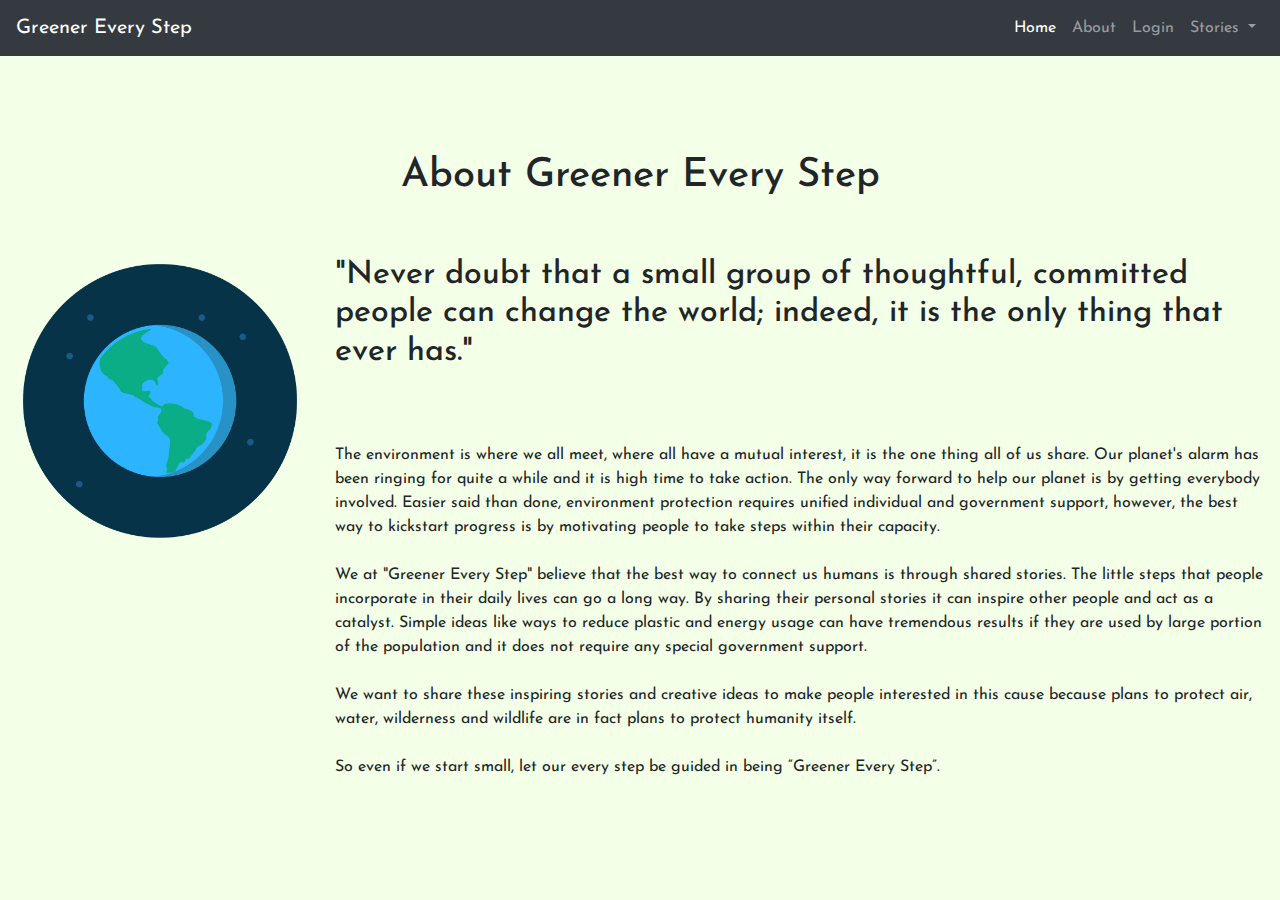
<file: about.html>
<!DOCTYPE html>
<html lang="en">

<head>
    <title>Greener Every Step</title>
    <link rel="icon" href="images/mainicon.jpeg" type="image/icon type" />
    <link rel="stylesheet" href="css/style.css" />
    <meta charset="utf-8" />
    <meta name="viewport" content="width=device-width, initial-scale=1" />
    <link rel="stylesheet" href="https://maxcdn.bootstrapcdn.com/bootstrap/4.4.1/css/bootstrap.min.css" />
    <script src="https://ajax.googleapis.com/ajax/libs/jquery/3.4.1/jquery.min.js"></script>
    <script src="https://cdnjs.cloudflare.com/ajax/libs/popper.js/1.16.0/umd/popper.min.js"></script>
    <script src="https://maxcdn.bootstrapcdn.com/bootstrap/4.4.1/js/bootstrap.min.js"></script>

    <link href="https://fonts.googleapis.com/css?family=Josefin+Sans&display=swap" rel="stylesheet" />
    <style>
        body {
            background-color: #f3ffe6;
        }
    </style>
</head>

<body>
    <nav class="navbar navbar-expand-lg navbar-dark bg-dark">
        <a class="navbar-brand" href="index.html">Greener Every Step</a>
        <button class="navbar-toggler" type="button" data-toggle="collapse" data-target="#navbarSupportedContent"
            aria-controls="navbarSupportedContent" aria-expanded="false" aria-label="Toggle navigation">
            <span class="navbar-toggler-icon"></span>
        </button>

        <div class="collapse navbar-collapse" id="navbarSupportedContent">
            <ul class="navbar-nav ml-auto">
                <li class="nav-item active">
                    <a class="nav-link" href="index.html">Home <span class="sr-only">(current)</span></a>
                </li>
                <li class="nav-item">
                    <a class="nav-link" href="about.html">About</a>
                </li>
                <li class="nav-item">
                    <a class="nav-link" href="login.html">Login</a>
                </li>
                <li class="nav-item dropdown">
                    <a class="nav-link dropdown-toggle" href="stories.html" id="navbarDropdown" role="button"
                        data-toggle="dropdown" aria-haspopup="true" aria-expanded="false">
                        Stories
                    </a>
                    <div class="dropdown-menu dropdown-menu-right" aria-labelledby="navbarDropdown">
                        <a class="dropdown-item" href="stories.html">Read stories</a>
                        <a class="dropdown-item" href="writestory.html">Write your own</a>
                        <div class="dropdown-divider"></div>
                        <a class="dropdown-item" href="contactus.html">Contact Us</a>
                    </div>
                </li>
            </ul>

        </div>
    </nav>


    <section class="my-5">
        <div class="py-5">
            <h1 class="text-center">About Greener Every Step</h1>
        </div>

        <div class="container-fluid">
            <div class="row">
                <div class="col-lg-3 col-md-3 col-4">
                    <img src="images/mainicon.jpeg" alt="About us" class="img-fluid" />
                </div>

                <div class="col-lg-9 col-md-9 col-8">
                    <h2>"Never doubt that a small group of thoughtful, committed people can change the world; indeed, it
                        is the
                        only thing that ever has."</h2>
                    <br><br>
                    <p style="font-size: 150%"></p>
                    The environment is where we all meet, where all have a mutual interest, it is the one thing all
                    of us share. Our planet's alarm has been ringing for quite a while and it is high time to take
                    action. The only way forward to help our planet is by getting everybody involved. Easier said
                    than done, environment protection requires unified individual and government support, however,
                    the best way to kickstart progress is by motivating people to take steps within their capacity.

                    <br>
                    <br>

                    We at "Greener Every Step" believe that the best way to connect us humans is through shared stories.
                    The little steps that people incorporate in their daily lives can go a long way. By sharing their
                    personal stories it can inspire other people and act as a catalyst. Simple ideas like ways to reduce
                    plastic and energy usage can have tremendous results if they are used by large portion of the
                    population and it does not require any special government support.

                    <br><br>

                    We want to share these inspiring stories and creative ideas to make people interested in this cause
                    because plans to protect air, water, wilderness and wildlife are in fact plans to protect humanity
                    itself.
                    <br><br>

                    So even if we start small, let our every step be guided in being “Greener Every Step”.


                    </p>

                </div>

            </div>
        </div>

    </section>


</body>

</html>
</file>
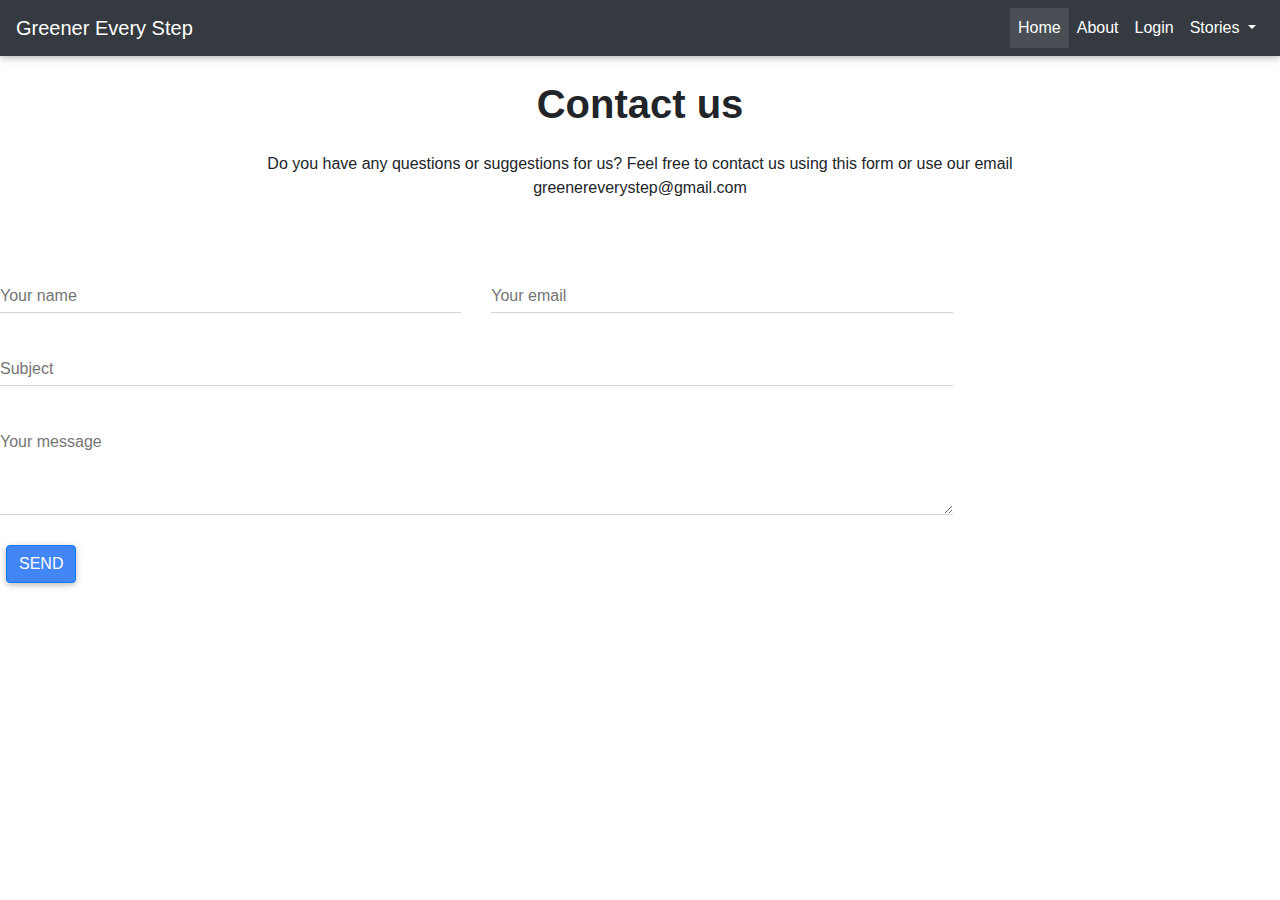
<file: contactus.html>
<!DOCTYPE html>
<html lang="en">

<head>
    <title>Greener Every Step</title>
    <link rel="icon" href="images/mainicon.jpeg" type="image/icon type" />

    <link rel="stylesheet" href="css/mdb.css" />
    <meta charset="utf-8" />
    <meta name="viewport" content="width=device-width, initial-scale=1" />
    <link rel="stylesheet" href="https://maxcdn.bootstrapcdn.com/bootstrap/4.4.1/css/bootstrap.min.css" />
    <script src="https://ajax.googleapis.com/ajax/libs/jquery/3.4.1/jquery.min.js"></script>
    <script src="https://cdnjs.cloudflare.com/ajax/libs/popper.js/1.16.0/umd/popper.min.js"></script>
    <script src="https://maxcdn.bootstrapcdn.com/bootstrap/4.4.1/js/bootstrap.min.js"></script>

    <link href="https://fonts.googleapis.com/css?family=Josefin+Sans&display=swap" rel="stylesheet" />


</head>

<body>
    <nav class="navbar navbar-expand-lg navbar-dark bg-dark">
        <a class="navbar-brand" href="index.html">Greener Every Step</a>
        <button class="navbar-toggler" type="button" data-toggle="collapse" data-target="#navbarSupportedContent"
            aria-controls="navbarSupportedContent" aria-expanded="false" aria-label="Toggle navigation">
            <span class="navbar-toggler-icon"></span>
        </button>

        <div class="collapse navbar-collapse" id="navbarSupportedContent">
            <ul class="navbar-nav ml-auto">
                <li class="nav-item active">
                    <a class="nav-link" href="index.html">Home <span class="sr-only">(current)</span></a>
                </li>
                <li class="nav-item">
                    <a class="nav-link" href="about.html">About</a>
                </li>
                <li class="nav-item">
                    <a class="nav-link" href="login.html">Login</a>
                </li>
                <li class="nav-item dropdown">
                    <a class="nav-link dropdown-toggle" href="stories.html" id="navbarDropdown" role="button"
                        data-toggle="dropdown" aria-haspopup="true" aria-expanded="false">
                        Stories
                    </a>
                    <div class="dropdown-menu dropdown-menu-right" aria-labelledby="navbarDropdown">
                        <a class="dropdown-item" href="stories.html">Read stories</a>
                        <a class="dropdown-item" href="writestory.html">Write your own</a>
                        <div class="dropdown-divider"></div>
                        <a class="dropdown-item" href="contactus.html">Contact Us</a>
                    </div>
                </li>
            </ul>

        </div>
    </nav>




    <section class="mb-4">


        <h2 class="h1-responsive font-weight-bold text-center my-4">Contact us</h2>

        <p class="text-center w-responsive mx-auto mb-5">Do you have any questions or suggestions for us? Feel free to
            contact us
            using this form or use our email greenereverystep@gmail.com</p>

        <div class="row">


            <div class="col-md-9 mb-md-0 mb-5">
                <form id="contact-form" name="contact-form" action="mail.php" method="POST">


                    <div class="row">


                        <div class="col-md-6">
                            <div class="md-form mb-0">
                                <input type="text" id="name" name="name" class="form-control">
                                <label for="name" class="">Your name</label>
                            </div>
                        </div>



                        <div class="col-md-6">
                            <div class="md-form mb-0">
                                <input type="text" id="email" name="email" class="form-control">
                                <label for="email" class="">Your email</label>
                            </div>
                        </div>


                    </div>



                    <div class="row">
                        <div class="col-md-12">
                            <div class="md-form mb-0">
                                <input type="text" id="subject" name="subject" class="form-control">
                                <label for="subject" class="">Subject</label>
                            </div>
                        </div>
                    </div>



                    <div class="row">


                        <div class="col-md-12">

                            <div class="md-form">
                                <textarea type="text" id="message" name="message" rows="2"
                                    class="form-control md-textarea"></textarea>
                                <label for="message">Your message</label>
                            </div>

                        </div>
                    </div>


                </form>

                <div class="text-center text-md-left">
                    <a class="btn btn-primary" onclick="document.getElementById('contact-form').submit();">Send</a>
                </div>
                <div class="status"></div>
            </div>

            <div class="col-md-3 text-center">
                <ul class="list-unstyled mb-0">


                    <li><i class="fas fa-envelope mt-4 fa-2x"></i>
                        <p></p>
                    </li>
                </ul>
            </div>


        </div>

    </section>



</body>

</html>
</file>
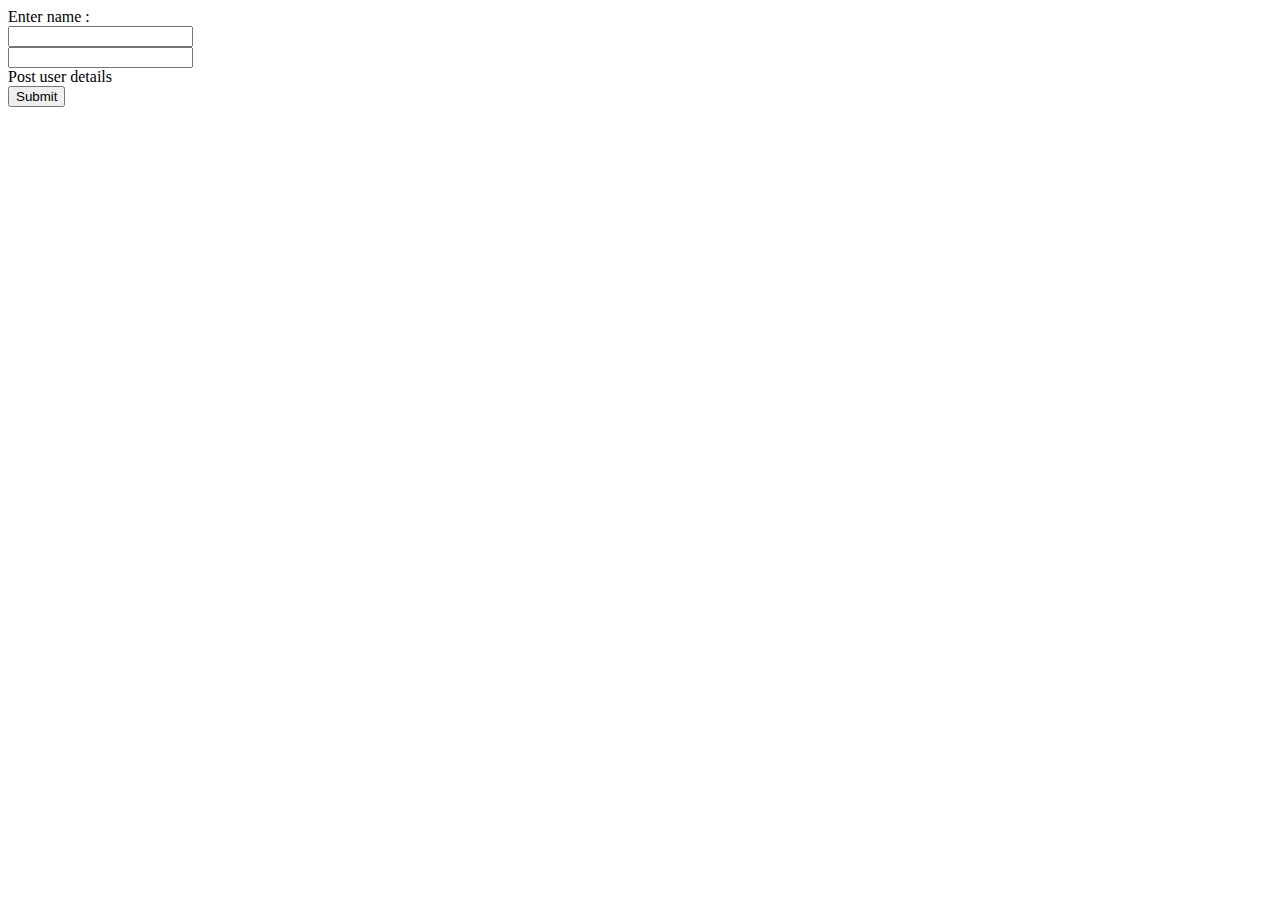
<file: form.html>
<html>
  <head> </head>

  <body>
    <form method="post" action="userinfo.php">
      Enter name :
      <br />
      <input type="text" name="name" />
      <br />
      <input type="text" name="email" />
      <br />

      Post user details

      <br />

      <input type="submit" />
    </form>
  </body>
</html>
</file>
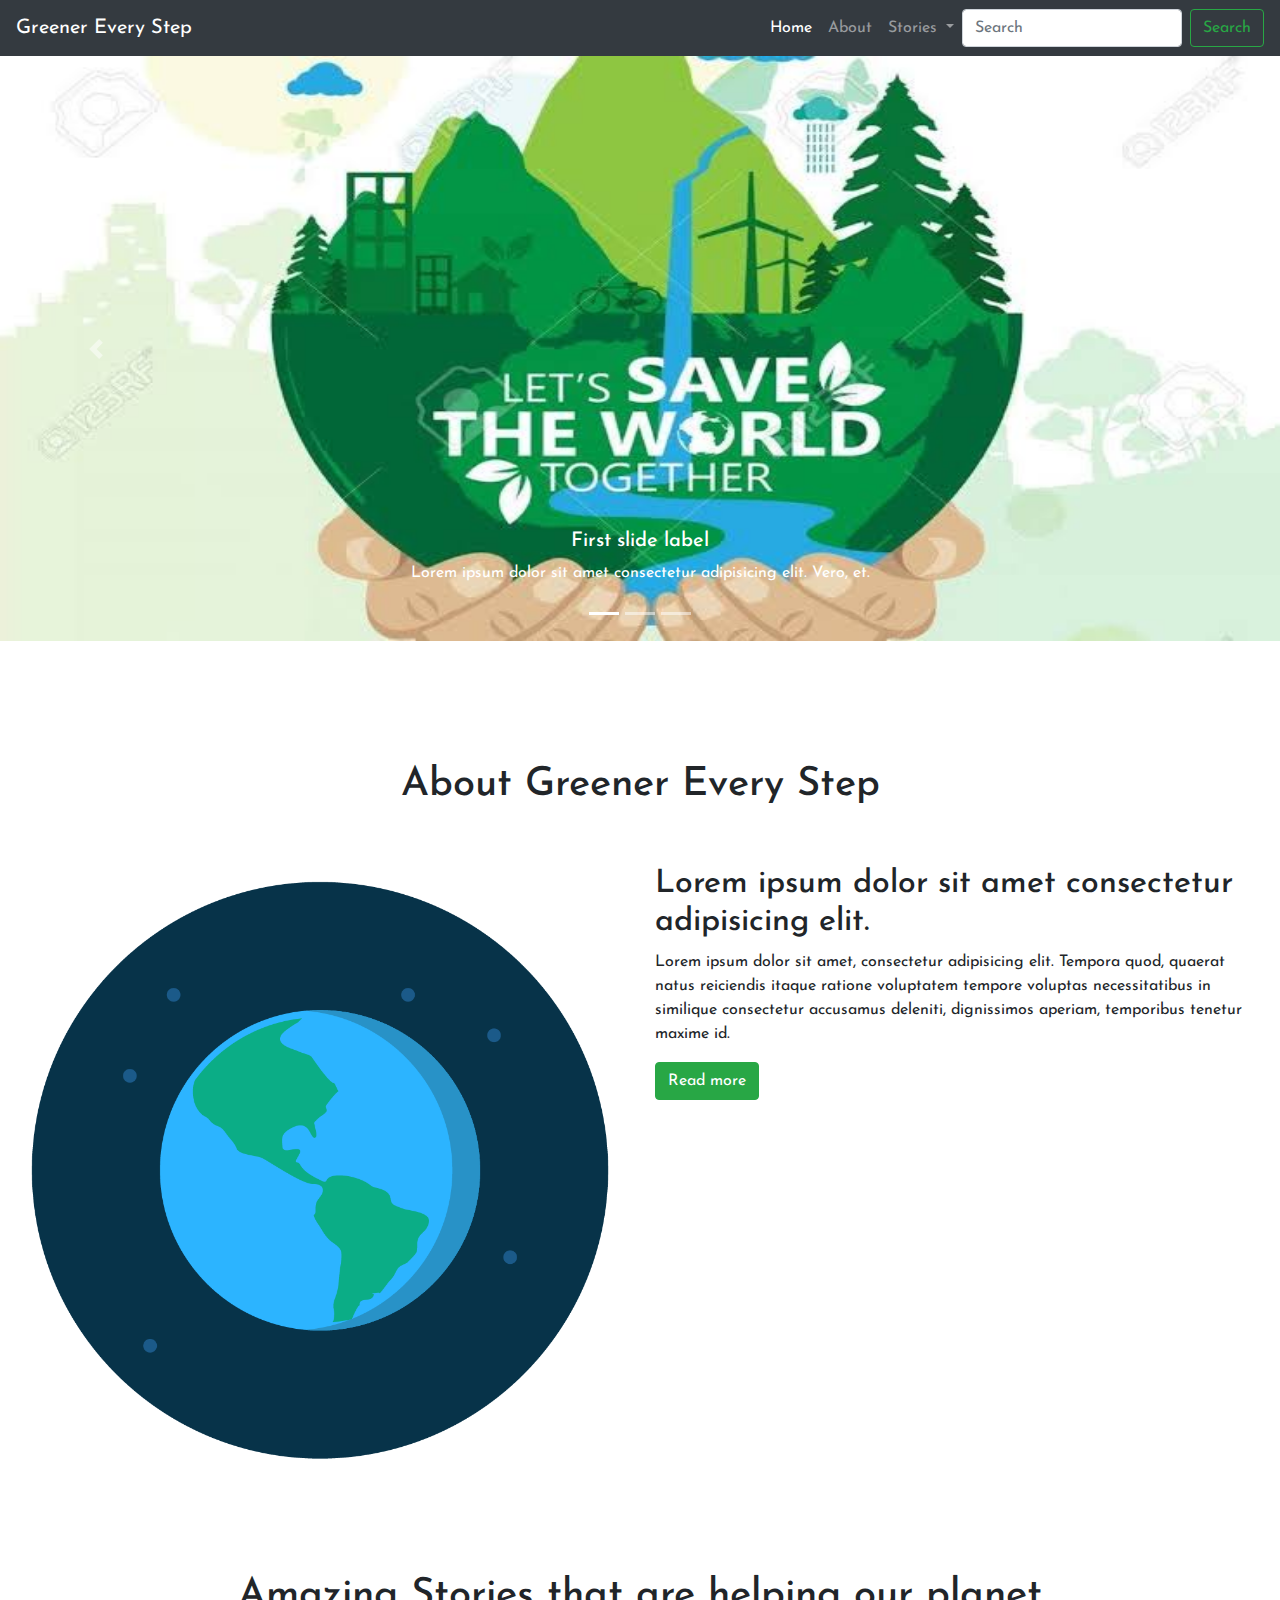
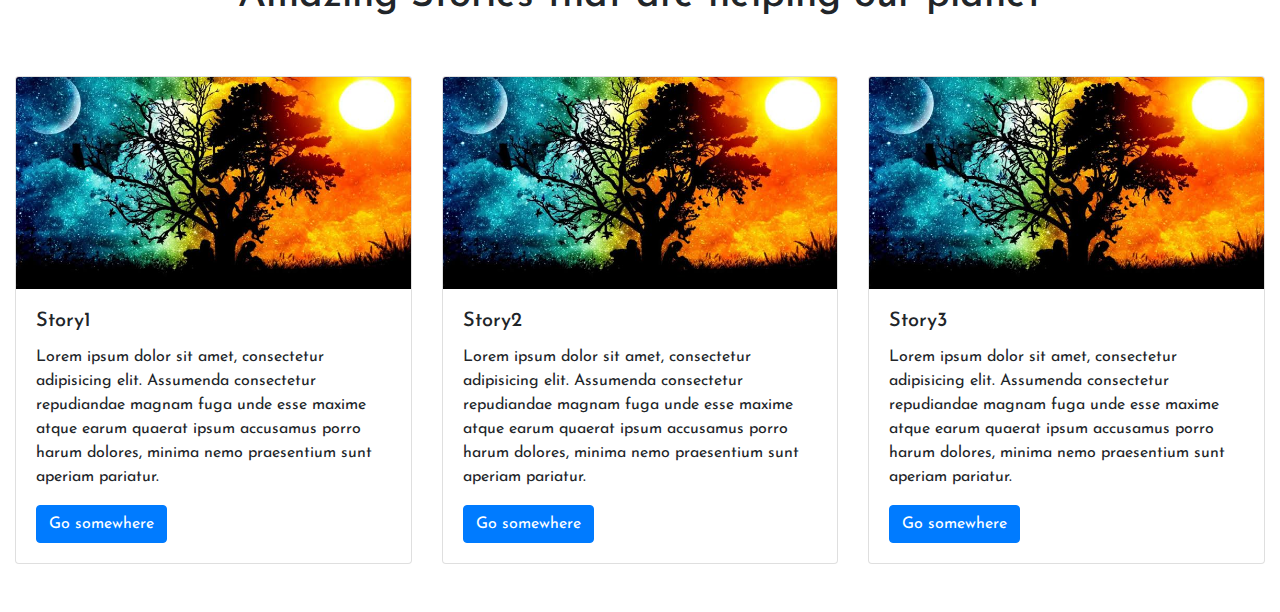
<file: main.html>
<!DOCTYPE html>
<html lang="en">

<head>
  <title>Greener Every Step</title>
  <link rel="icon" href="images/mainicon.jpeg" type="image/icon type" />
  <link rel="stylesheet" href="css/style.css" />
  <meta charset="utf-8" />
  <meta name="viewport" content="width=device-width, initial-scale=1" />
  <link rel="stylesheet" href="https://maxcdn.bootstrapcdn.com/bootstrap/4.4.1/css/bootstrap.min.css" />
  <script src="https://ajax.googleapis.com/ajax/libs/jquery/3.4.1/jquery.min.js"></script>
  <script src="https://cdnjs.cloudflare.com/ajax/libs/popper.js/1.16.0/umd/popper.min.js"></script>
  <script src="https://maxcdn.bootstrapcdn.com/bootstrap/4.4.1/js/bootstrap.min.js"></script>

  <link href="https://fonts.googleapis.com/css?family=Josefin+Sans&display=swap" rel="stylesheet" />
</head>

<body>
  <nav class="navbar navbar-expand-lg navbar-dark bg-dark">
    <a class="navbar-brand" href="#">Greener Every Step</a>
    <button class="navbar-toggler" type="button" data-toggle="collapse" data-target="#navbarSupportedContent"
      aria-controls="navbarSupportedContent" aria-expanded="false" aria-label="Toggle navigation">
      <span class="navbar-toggler-icon"></span>
    </button>

    <div class="collapse navbar-collapse" id="navbarSupportedContent">
      <ul class="navbar-nav ml-auto">
        <li class="nav-item active">
          <a class="nav-link" href="#">Home <span class="sr-only">(current)</span></a>
        </li>
        <li class="nav-item">
          <a class="nav-link" href="#">About</a>
        </li>
        <li class="nav-item dropdown">
          <a class="nav-link dropdown-toggle" href="#" id="navbarDropdown" role="button" data-toggle="dropdown"
            aria-haspopup="true" aria-expanded="false">
            Stories
          </a>
          <div class="dropdown-menu" aria-labelledby="navbarDropdown">
            <a class="dropdown-item" href="#">Read stories</a>
            <a class="dropdown-item" href="#">Write your own</a>
            <div class="dropdown-divider"></div>
            <a class="dropdown-item" href="#">See our team</a>
          </div>
        </li>
      </ul>
      <form class="form-inline my-2 my-lg-0">
        <input class="form-control mr-sm-2" type="search" placeholder="Search" aria-label="Search" />
        <button class="btn btn-outline-success my-2 my-sm-0" type="submit">
          Search
        </button>
      </form>
    </div>
  </nav>

  <div id="carouselExampleCaptions" class="carousel slide" data-ride="carousel">
    <ol class="carousel-indicators">
      <li data-target="#carouselExampleCaptions" data-slide-to="0" class="active"></li>
      <li data-target="#carouselExampleCaptions" data-slide-to="1"></li>
      <li data-target="#carouselExampleCaptions" data-slide-to="2"></li>
    </ol>
    <div class="carousel-inner">
      <div class="carousel-item active">
        <img src="images/introslides/image1.jpeg" class="d-block w-100" alt="..." />
        <div class="carousel-caption d-none d-md-block">
          <h5>First slide label</h5>
          <p>
            Lorem ipsum dolor sit amet consectetur adipisicing elit. Vero, et.
          </p>
        </div>
      </div>
      <div class="carousel-item">
        <img src="images/introslides/image3.jpeg" class="d-block w-100" alt="..." />
        <div class="carousel-caption d-none d-md-block">
          <h5>Second slide label</h5>
          <p>Lorem ipsum dolor sit amet, consectetur adipiscing elit.</p>
        </div>
      </div>
      <div class="carousel-item">
        <img src="images/introslides/image3.jpeg" class="d-block w-100" alt="..." />
        <div class="carousel-caption d-none d-md-block">
          <h5>Third slide label</h5>
          <p>
            Lorem ipsum dolor sit amet consectetur adipisicing elit. Corrupti,
            nulla?.
          </p>
        </div>
      </div>
    </div>
    <a class="carousel-control-prev" href="#carouselExampleCaptions" role="button" data-slide="prev">
      <span class="carousel-control-prev-icon" aria-hidden="true"></span>
      <span class="sr-only">Previous</span>
    </a>
    <a class="carousel-control-next" href="#carouselExampleCaptions" role="button" data-slide="next">
      <span class="carousel-control-next-icon" aria-hidden="true"></span>
      <span class="sr-only">Next</span>
    </a>
  </div>
  <br />

  <section class="my-5">
    <div class="py-5">
      <h1 class="text-center">About Greener Every Step</h1>
    </div>

    <div class="container-fluid">
      <div class="row">
        <div class="col-lg-6 col-md-6 col-12">
          <img src="images/mainicon.jpeg" alt="About us" class="img-fluid" />
        </div>

        <div class="col-lg-6 col-md-6 col-12">
          <h2>Lorem ipsum dolor sit amet consectetur adipisicing elit.</h2>
          <p>
            Lorem ipsum dolor sit amet, consectetur adipisicing elit. Tempora
            quod, quaerat natus reiciendis itaque ratione voluptatem tempore
            voluptas necessitatibus in similique consectetur accusamus deleniti,
            dignissimos aperiam, temporibus tenetur maxime id.
          </p>
          <a href="about.html" class="btn btn-success">Read more</a>
        </div>

      </div>
    </div>

  </section>




  <section class="my-5">
    <div class="py-5">
      <h1 class="text-center">Amazing Stories that are helping our planet</h1>
    </div>


    <div class="container-fluid">
      <div class="row">
        <div class="col-lg-4 col-md-4 col-12">

          <div class="card" >
            <img class="card-img-top" src="images/frontpagecards/card1.jpeg" alt="Card image cap">
            <div class="card-body">
              <h5 class="card-title">Story1</h5>
              <p class="card-text">Lorem ipsum dolor sit amet, consectetur adipisicing elit. Assumenda consectetur
                repudiandae magnam fuga unde esse maxime atque earum quaerat ipsum accusamus porro harum dolores, minima
                nemo praesentium sunt aperiam pariatur.

              </p>
              <a href="#" class="btn btn-primary">Go somewhere</a>
            </div>
          </div>

          
        </div>

        <div class="col-lg-4 col-md-4 col-12">

          <div class="card">
            <img class="card-img-top" src="images/frontpagecards/card1.jpeg" alt="Card image cap">
            <div class="card-body">
              <h5 class="card-title">Story2</h5>
              <p class="card-text">Lorem ipsum dolor sit amet, consectetur adipisicing elit. Assumenda consectetur
                repudiandae magnam fuga unde esse maxime atque earum quaerat ipsum accusamus porro harum dolores, minima
                nemo praesentium sunt aperiam pariatur.

              </p>
              <a href="#" class="btn btn-primary">Go somewhere</a>
            </div>
          </div>


        </div>

        <div class="col-lg-4 col-md-4 col-12">

          <div class="card">
            <img class="card-img-top" src="images/frontpagecards/card1.jpeg" alt="Card image cap">
            <div class="card-body">
              <h5 class="card-title">Story3</h5>
              <p class="card-text">Lorem ipsum dolor sit amet, consectetur adipisicing elit. Assumenda consectetur
                repudiandae magnam fuga unde esse maxime atque earum quaerat ipsum accusamus porro harum dolores, minima
                nemo praesentium sunt aperiam pariatur.

              </p>
              <a href="#" class="btn btn-primary">Go somewhere</a>
            </div>
          </div>


        </div>


      </div>



      
    </div>

  </section>



</body>

</html>
</file>
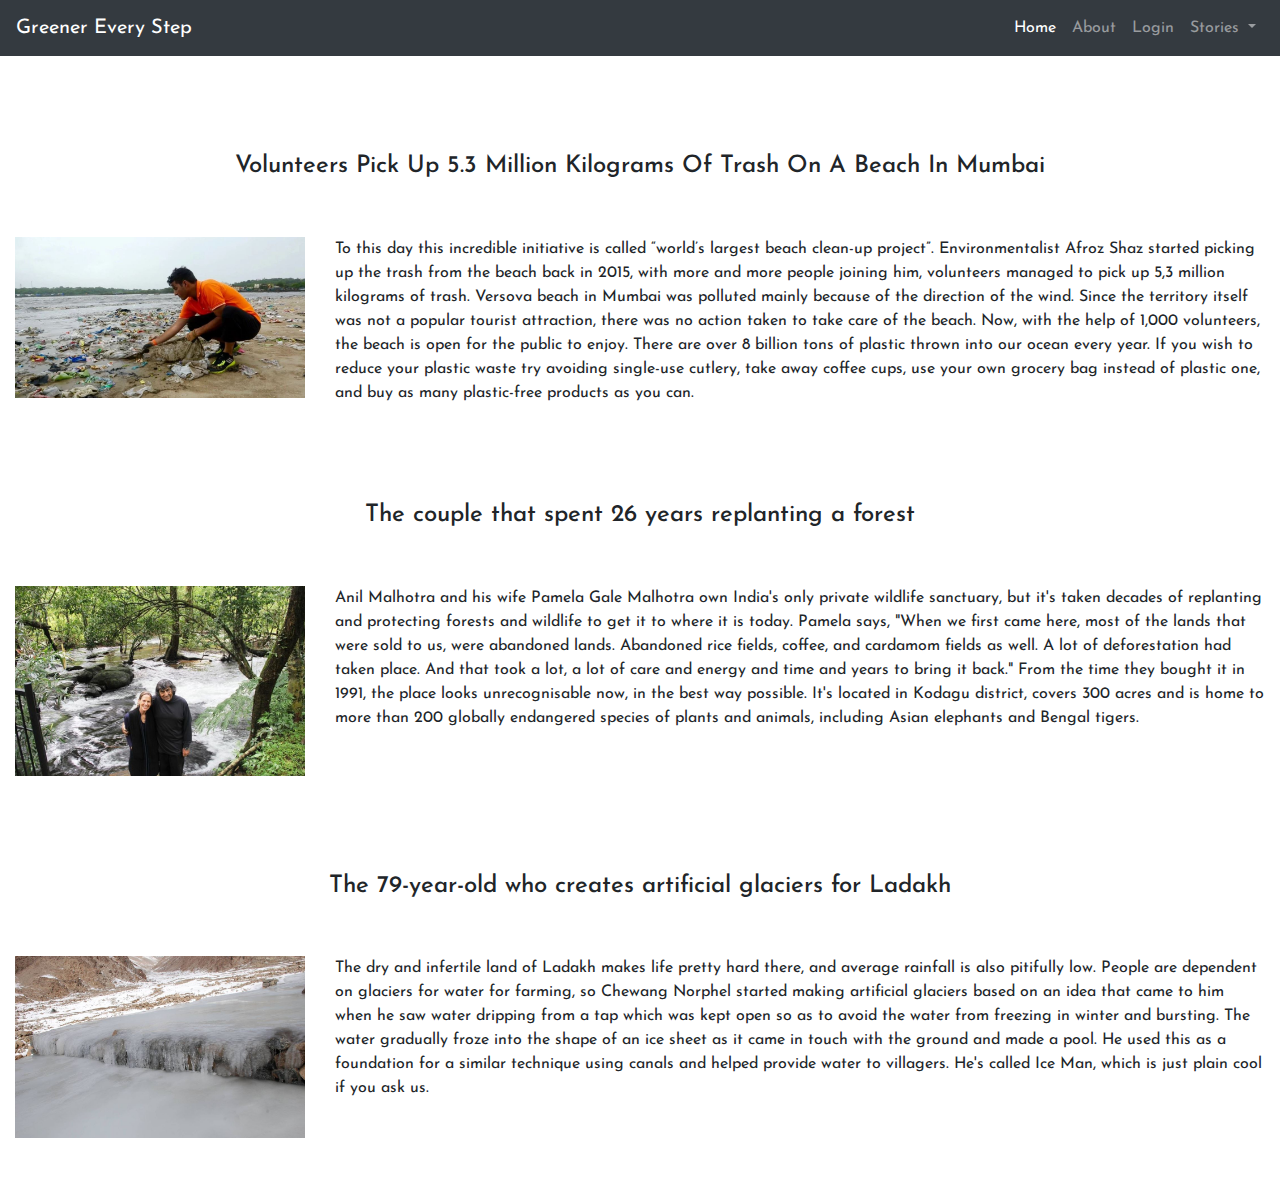
<file: mainstories.html>
<!DOCTYPE html>
<html lang="en">

<head>
    <title>Greener Every Step</title>
    <link rel="icon" href="images/mainicon.jpeg" type="image/icon type" />
    <link rel="stylesheet" href="css/style.css" />
    <meta charset="utf-8" />
    <meta name="viewport" content="width=device-width, initial-scale=1" />
    <link rel="stylesheet" href="https://maxcdn.bootstrapcdn.com/bootstrap/4.4.1/css/bootstrap.min.css" />
    <script src="https://ajax.googleapis.com/ajax/libs/jquery/3.4.1/jquery.min.js"></script>
    <script src="https://cdnjs.cloudflare.com/ajax/libs/popper.js/1.16.0/umd/popper.min.js"></script>
    <script src="https://maxcdn.bootstrapcdn.com/bootstrap/4.4.1/js/bootstrap.min.js"></script>

    <link href="https://fonts.googleapis.com/css?family=Josefin+Sans&display=swap" rel="stylesheet" />
</head>

<body>
    <nav class="navbar navbar-expand-lg navbar-dark bg-dark">
        <a class="navbar-brand" href="index.html">Greener Every Step</a>
        <button class="navbar-toggler" type="button" data-toggle="collapse" data-target="#navbarSupportedContent"
            aria-controls="navbarSupportedContent" aria-expanded="false" aria-label="Toggle navigation">
            <span class="navbar-toggler-icon"></span>
        </button>

        <div class="collapse navbar-collapse" id="navbarSupportedContent">
            <ul class="navbar-nav ml-auto">
                <li class="nav-item active">
                    <a class="nav-link" href="index.html">Home <span class="sr-only">(current)</span></a>
                </li>
                <li class="nav-item">
                    <a class="nav-link" href="about.html">About</a>
                </li>
                <li class="nav-item">
                    <a class="nav-link" href="login.html">Login</a>
                </li>
                <li class="nav-item dropdown">
                    <a class="nav-link dropdown-toggle" href="stories.html" id="navbarDropdown" role="button"
                        data-toggle="dropdown" aria-haspopup="true" aria-expanded="false">
                        Stories
                    </a>
                    <div class="dropdown-menu dropdown-menu-right" aria-labelledby="navbarDropdown">
                        <a class="dropdown-item" href="stories.html">Read stories</a>
                        <a class="dropdown-item" href="writestory.html">Write your own</a>
                        <div class="dropdown-divider"></div>
                        <a class="dropdown-item" href="contactus.html">Contact Us</a>
                    </div>
                </li>
            </ul>

        </div>
    </nav>





    <section class="my-5">
        <div class="py-5">
            <h4 class="text-center">Volunteers Pick Up 5.3 Million Kilograms Of Trash On A Beach In Mumbai</h4>
        </div>

        <div class="container-fluid" id="mainstory1">
            <div class="row">
                <div class="col-lg-3 col-md-3 col-4">
                    <img src="images/storyimages/story1img.JPG" alt="Card image cap" class="img-fluid" />
                </div>

                <div class="col-lg-9 col-md-9 col-8" >

                    To this day this incredible initiative is called “world’s largest beach clean-up project”.
                    Environmentalist
                    Afroz Shaz started picking up the trash from the beach back in 2015, with more and more people
                    joining him,
                    volunteers managed to pick up 5,3 million kilograms of trash. Versova beach in Mumbai was polluted
                    mainly
                    because
                    of the direction of the wind. Since the territory itself was not a popular tourist attraction, there
                    was no
                    action
                    taken to take care of the beach. Now, with the help of 1,000 volunteers, the beach is open for the
                    public to
                    enjoy.
                    There are over 8 billion tons of plastic thrown into our ocean every year. If you wish to reduce
                    your plastic
                    waste try avoiding single-use cutlery, take away coffee cups, use your own grocery bag instead of
                    plastic one,
                    and buy as many plastic-free products as you can.

                </div>

            </div>
        </div>

    </section>




    <section class="my-5">
        <div class="py-5">
            <h4 class="text-center">The couple that spent 26 years replanting a forest</h4>
        </div>

        <div class="container-fluid" id="mainstory2">
            <div class="row">
                <div class="col-lg-3 col-md-3 col-4">
                    <img src="images/storyimages/story2img.JPG" alt="Card image cap" class="img-fluid" />
                </div>

                <div class="col-lg-9 col-md-9 col-8" id="mainstory2">

                    Anil Malhotra and his wife Pamela Gale Malhotra own India's only private wildlife sanctuary, but
                    it's taken
                    decades of replanting and protecting forests and wildlife to get it to where it is today. Pamela
                    says, "When
                    we first came here, most of the lands that were sold to us, were abandoned lands. Abandoned rice
                    fields, coffee,
                    and cardamom fields as well. A lot of deforestation had taken place. And that took a lot, a lot of
                    care and
                    energy and time and years to bring it back."
                    From the time they bought it in 1991, the place looks unrecognisable now, in the best way possible.
                    It's
                    located in Kodagu district, covers 300 acres and is home to more than 200 globally endangered
                    species of
                    plants and animals, including Asian elephants and Bengal tigers.

                </div>

            </div>
        </div>

    </section>


    <section class="my-5">
        <div class="py-5">
            <h4 class="text-center">The 79-year-old who creates artificial glaciers for Ladakh</h4>
        </div>

        <div class="container-fluid" id="mainstory3">
            <div class="row">
                <div class="col-lg-3 col-md-3 col-4">
                    <img src="images/storyimages/story3img.JPG" alt="Card image cap" class="img-fluid" />
                </div>

                <div class="col-lg-9 col-md-9 col-8">

                    The dry and infertile land of Ladakh makes life pretty hard there, and average rainfall is also
                    pitifully
                    low. People are dependent on glaciers for water for farming, so Chewang Norphel started making
                    artificial
                    glaciers based on an idea that came to him when he saw water dripping from a tap which was kept open
                    so as
                    to avoid the water from freezing in winter and bursting. The water gradually froze into the shape of
                    an ice
                    sheet as it came in touch with the ground and made a pool. He used this as a foundation for a
                    similar
                    technique using canals and helped provide water to villagers. He's called Ice Man, which is just
                    plain cool
                    if you ask us.

                </div>

            </div>
        </div>

    </section>



</body>

</html>
</file>
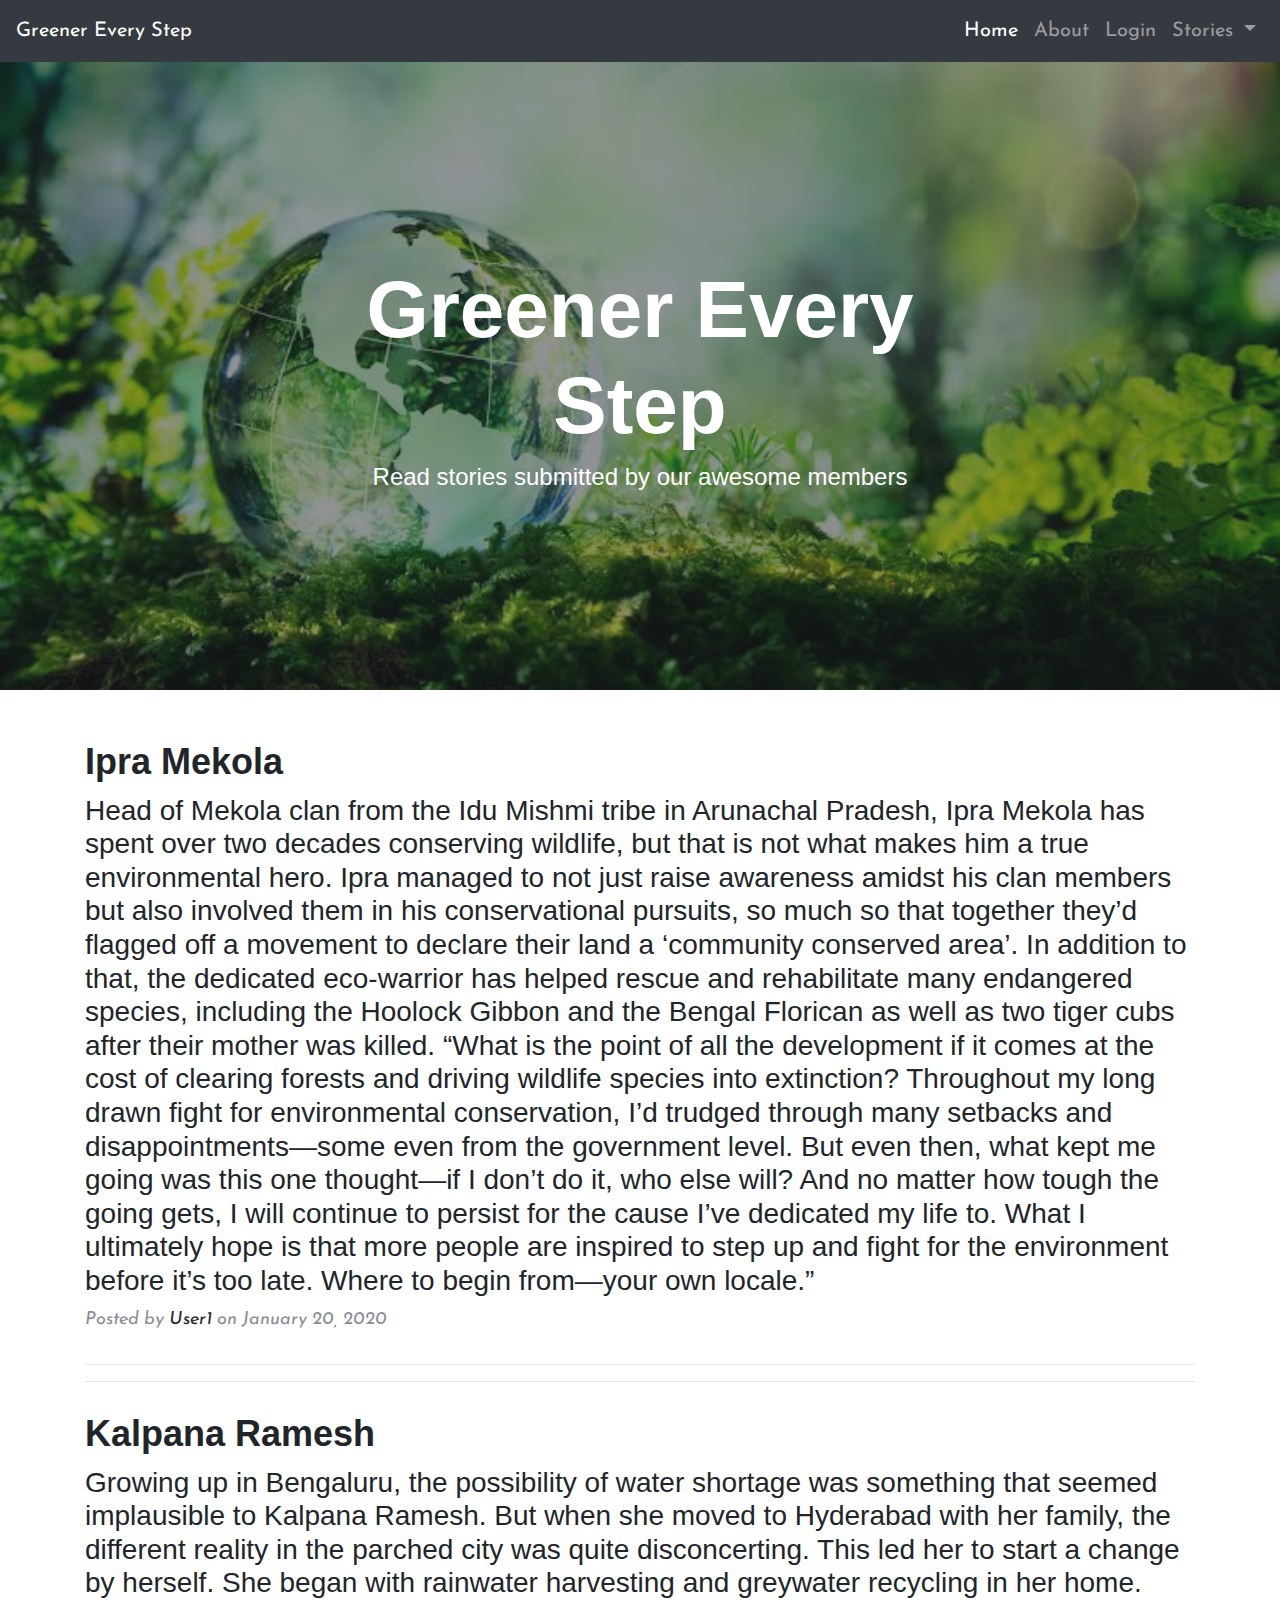
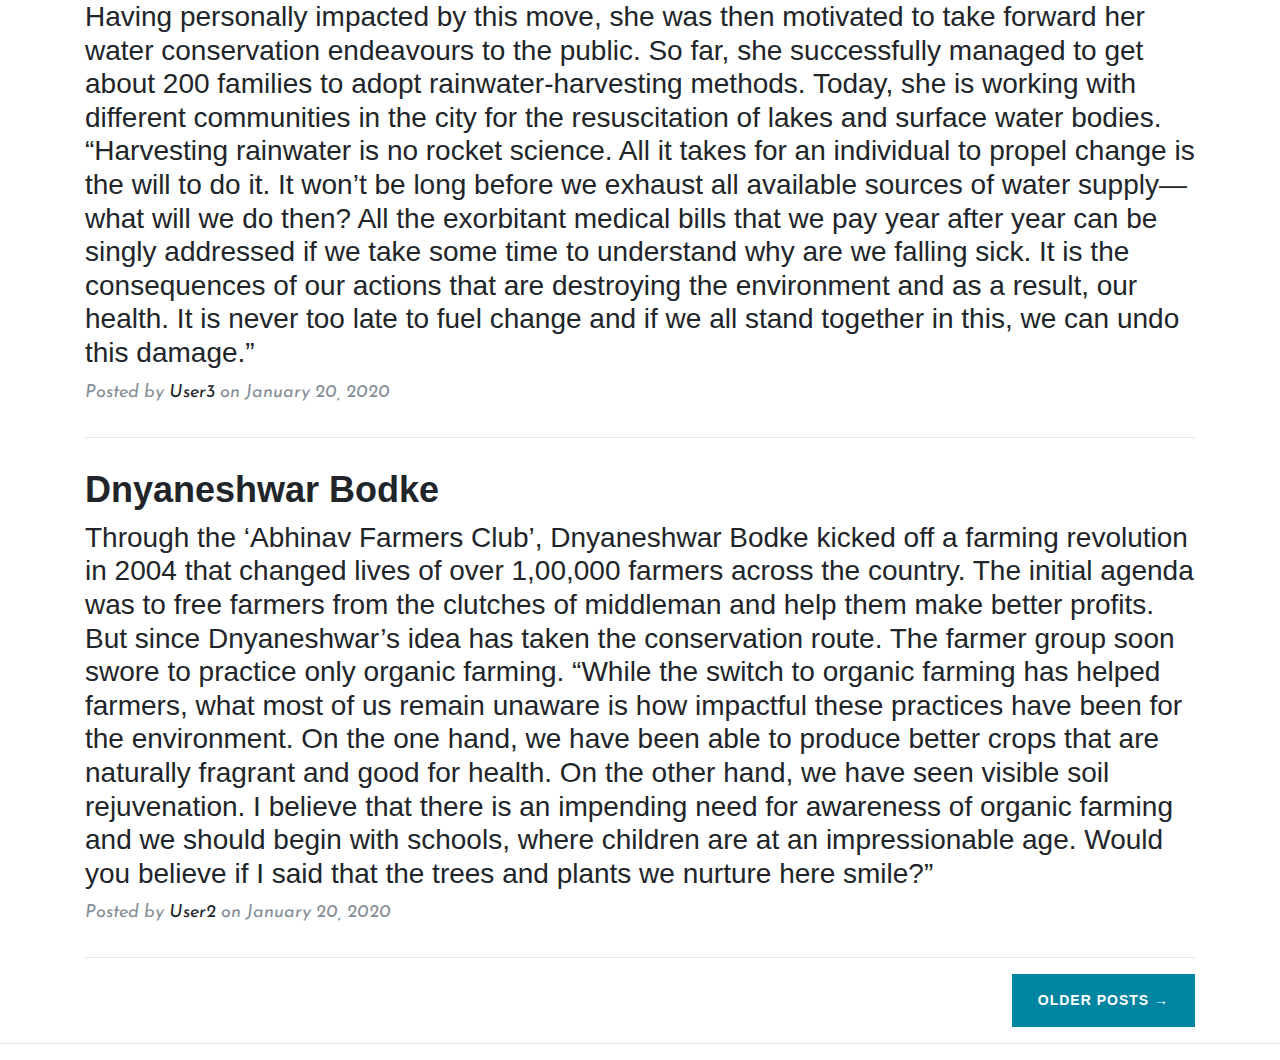
<file: stories.html>
<!DOCTYPE html>
<html lang="en">

<head>



    <title>Greener Every Step</title>
    <link rel="icon" href="images/mainicon.jpeg" type="image/icon type" />
    <link rel="stylesheet" href="css/style.css" />
    <meta charset="utf-8" />
    <meta name="viewport" content="width=device-width, initial-scale=1" />
    <link rel="stylesheet" href="https://maxcdn.bootstrapcdn.com/bootstrap/4.4.1/css/bootstrap.min.css" />
    <script src="https://ajax.googleapis.com/ajax/libs/jquery/3.4.1/jquery.min.js"></script>
    <script src="https://cdnjs.cloudflare.com/ajax/libs/popper.js/1.16.0/umd/popper.min.js"></script>
    <script src="https://maxcdn.bootstrapcdn.com/bootstrap/4.4.1/js/bootstrap.min.js"></script>

    <link href="https://fonts.googleapis.com/css?family=Josefin+Sans&display=swap" rel="stylesheet" />

    <link href="css/stories.css" rel="stylesheet">

</head>

<body>

    <nav class="navbar navbar-expand-lg navbar-dark bg-dark">
        <a class="navbar-brand" href="index.html">Greener Every Step</a>
        <button class="navbar-toggler" type="button" data-toggle="collapse" data-target="#navbarSupportedContent"
            aria-controls="navbarSupportedContent" aria-expanded="false" aria-label="Toggle navigation">
            <span class="navbar-toggler-icon"></span>
        </button>

        <div class="collapse navbar-collapse" id="navbarSupportedContent">
            <ul class="navbar-nav ml-auto">
                <li class="nav-item active">
                    <a class="nav-link" href="index.html">Home <span class="sr-only">(current)</span></a>
                </li>
                <li class="nav-item">
                    <a class="nav-link" href="about.html">About</a>
                </li>
                <li class="nav-item">
                    <a class="nav-link" href="login.html">Login</a>
                </li>
                <li class="nav-item dropdown">
                    <a class="nav-link dropdown-toggle" href="stories.html" id="navbarDropdown" role="button"
                        data-toggle="dropdown" aria-haspopup="true" aria-expanded="false">
                        Stories
                    </a>
                    <div class="dropdown-menu dropdown-menu-right" aria-labelledby="navbarDropdown">
                        <a class="dropdown-item" href="stories.html">Read stories</a>
                        <a class="dropdown-item" href="writestory.html">Write your own</a>
                        <div class="dropdown-divider"></div>
                        <a class="dropdown-item" href="contactus.html">Contact Us</a>
                    </div>
                </li>
            </ul>

        </div>
    </nav>

    <header class="masthead" style="background-image: url('images/introslides/image3.jpeg')">
        <div class="overlay"></div>
        <div class="container">
            <div class="row">
                <div class="col-lg-8 col-md-10 mx-auto">
                    <div class="site-heading">
                        <h1>Greener Every Step</h1>
                        <span class="subheading">Read stories submitted by our awesome members</span>
                    </div>
                </div>
            </div>
        </div>
    </header>

     
    <div class="container">
    <div class="post-preview">
        <a href="post.html">
            <h2 class="post-title">
               Ipra Mekola
            </h2>
            <h3 class="post-subtitle">
                Head of Mekola clan from the Idu Mishmi tribe in Arunachal Pradesh, Ipra Mekola has spent over two decades conserving 
                wildlife, but that is not what makes him a true environmental hero. Ipra managed to not just raise awareness amidst his 
                clan members but also involved them in his conservational pursuits, so much so that together they’d flagged off a 
                movement to declare their land a ‘community conserved area’.

                In addition to that, the dedicated eco-warrior has helped rescue and rehabilitate many endangered species, including 
                the Hoolock Gibbon and the Bengal Florican as well as two tiger cubs after their mother was killed.

                “What is the point of all the development if it comes at the cost of clearing forests and driving wildlife species into 
                extinction? Throughout my long drawn fight for environmental conservation, I’d trudged through many setbacks and 
                disappointments—some even from the government level. But even then, what kept me going was this one thought—if I don’t 
                do it, who else will? And no matter how tough the going gets, I will continue to persist for the cause I’ve dedicated my 
                life to. What I ultimately hope is that more people are inspired to step up and fight for the environment before it’s too 
                late. Where to begin from—your own locale.”
            </h3>
        </a>
        <p class="post-meta">Posted by
            <a href="#">User1</a>
            on January 20, 2020</p>
    </div>
    <hr>
                <hr>
                
                <div class="post-preview">
                    <a href="post.html">
                        <h2 class="post-title">
                            Kalpana Ramesh
                        </h2>
                        <h3 class="post-subtitle">
                            Growing up in Bengaluru, the possibility of water shortage was something that seemed implausible to Kalpana 
                            Ramesh. But when she moved to Hyderabad with her family, the different reality in the parched city was quite
                            disconcerting.
                            This led her to start a change by herself. She began with rainwater harvesting and greywater recycling in 
                            her home. Having personally impacted by this move, she was then motivated to take forward her water 
                            conservation endeavours to the public. So far, she successfully managed to get about 200 families to adopt 
                            rainwater-harvesting methods. Today, she is working with different communities in the city for the resuscitation 
                            of lakes and surface water bodies. 
                            “Harvesting rainwater is no rocket science. All it takes for an individual to propel change is the will to do
                            it. It won’t be long before we exhaust all available sources of water supply—what will we do then? All the exorbitant
                            medical bills that we pay year after year can be singly addressed if we take some time to understand why are we 
                            falling sick. It is the consequences of our actions that are destroying the environment and as a result, our health. 
                            It is never too late to fuel change and if we all stand together in this, we can undo this damage.”
                        </h3>
                    </a>
                    <p class="post-meta">Posted by
                        <a href="#">User3</a>
                        on January 20, 2020</p>
                </div>
                <hr>
                <div class="post-preview">
                    <a href="post.html">
                        <h2 class="post-title">
                            Dnyaneshwar Bodke
                        </h2>
                        <h3 class="post-subtitle">
                            Through the ‘Abhinav Farmers Club’, Dnyaneshwar Bodke kicked off a farming revolution in 2004 that changed 
                            lives of over 1,00,000 farmers across the country. The initial agenda was to free farmers from the clutches 
                            of middleman and help them make better profits. But since Dnyaneshwar’s idea has taken the conservation 
                            route. The farmer group soon swore to practice only organic farming. “While the switch to organic farming 
                            has helped farmers, what most of us remain unaware is how impactful these practices have been for the 
                            environment. On the one hand, we have been able to produce better crops that are naturally fragrant and good
                            for health. On the other hand, we have seen visible soil rejuvenation. I believe that there is an impending 
                            need for awareness of organic farming and we should begin with schools, where children are at an impressionable 
                            age. Would you believe if I said that the trees and plants we nurture here smile?”
                        </h3>
                    </a>
                    <p class="post-meta">Posted by
                        <a href="#">User2</a>
                        on January 20, 2020</p>
                </div>
                <hr>
                
                <div class="clearfix">
                    <a class="btn btn-primary float-right" href="#">Older Posts &rarr;</a>
                </div>
            </div>
        </div>
    </div>

    <hr>




</body>

</html>
</file>
<file: css/style.css>
* {
  margin: 0;
  padding: 0;
  box-sizing: border-box;
  font-family: "Josefin Sans", sans-serif;
}

.carousel-inner img {
  width: 80vh;
  height: 65vh;
}
</file>
<file: css/stories.css>
body {
    font-size: 20px;
    color: #212529;
    font-family: 'Lora', 'Times New Roman', serif;
}

p {
    line-height: 1.5;
    margin: 30px 0;
}

p a {
    text-decoration: underline;
}

h1,
h2,
h3,
h4,
h5,
h6 {
    font-weight: 800;
    font-family: 'Open Sans', 'Helvetica Neue', Helvetica, Arial, sans-serif;
}

a {
    color: #212529;
    transition: all 0.2s;
}

a:focus,
a:hover {
    color: #0085A1;
}

blockquote {
    font-style: italic;
    color: #868e96;
}

.section-heading {
    font-size: 36px;
    font-weight: 700;
    margin-top: 60px;
}

.caption {
    font-size: 14px;
    font-style: italic;
    display: block;
    margin: 0;
    padding: 10px;
    text-align: center;
    border-bottom-right-radius: 5px;
    border-bottom-left-radius: 5px;
}

::-moz-selection {
    color: #fff;
    background: #0085A1;
    text-shadow: none;
}

::selection {
    color: #fff;
    background: #0085A1;
    text-shadow: none;
}

img::-moz-selection {
    color: #fff;
    background: transparent;
}

img::selection {
    color: #fff;
    background: transparent;
}

img::-moz-selection {
    color: #fff;
    background: transparent;
}

#mainNav {
    position: absolute;
    border-bottom: 1px solid #e9ecef;
    background-color: white;
    font-family: 'Open Sans', 'Helvetica Neue', Helvetica, Arial, sans-serif;
}

#mainNav .navbar-brand {
    font-weight: 800;
    color: #343a40;
}

#mainNav .navbar-toggler {
    font-size: 12px;
    font-weight: 800;
    padding: 13px;
    text-transform: uppercase;
    color: #343a40;
}

#mainNav .navbar-nav>li.nav-item>a {
    font-size: 12px;
    font-weight: 800;
    letter-spacing: 1px;
    text-transform: uppercase;
}

@media only screen and (min-width: 992px) {
    #mainNav {
        border-bottom: 1px solid transparent;
        background: transparent;
    }

    #mainNav .navbar-brand {
        padding: 10px 20px;
        color: #fff;
    }

    #mainNav .navbar-brand:focus,
    #mainNav .navbar-brand:hover {
        color: rgba(255, 255, 255, 0.8);
    }

    #mainNav .navbar-nav>li.nav-item>a {
        padding: 10px 20px;
        color: #fff;
    }

    #mainNav .navbar-nav>li.nav-item>a:focus,
    #mainNav .navbar-nav>li.nav-item>a:hover {
        color: rgba(255, 255, 255, 0.8);
    }
}

@media only screen and (min-width: 992px) {
    #mainNav {
        transition: background-color 0.2s;
        /* Force Hardware Acceleration in WebKit */
        transform: translate3d(0, 0, 0);
        -webkit-backface-visibility: hidden;
    }

    #mainNav.is-fixed {
        /* when the user scrolls down, we hide the header right above the viewport */
        position: fixed;
        top: -67px;
        transition: transform 0.2s;
        border-bottom: 1px solid white;
        background-color: rgba(255, 255, 255, 0.9);
    }

    #mainNav.is-fixed .navbar-brand {
        color: #212529;
    }

    #mainNav.is-fixed .navbar-brand:focus,
    #mainNav.is-fixed .navbar-brand:hover {
        color: #0085A1;
    }

    #mainNav.is-fixed .navbar-nav>li.nav-item>a {
        color: #212529;
    }

    #mainNav.is-fixed .navbar-nav>li.nav-item>a:focus,
    #mainNav.is-fixed .navbar-nav>li.nav-item>a:hover {
        color: #0085A1;
    }

    #mainNav.is-visible {
        /* if the user changes the scrolling direction, we show the header */
        transform: translate3d(0, 100%, 0);
    }
}

header.masthead {
    margin-bottom: 50px;
    background: no-repeat center center;
    background-color: #868e96;
    background-attachment: scroll;
    position: relative;
    background-size: cover;
}

header.masthead .overlay {
    position: absolute;
    top: 0;
    left: 0;
    height: 100%;
    width: 100%;
    background-color: #212529;
    opacity: 0.5;
}

header.masthead .page-heading,
header.masthead .post-heading,
header.masthead .site-heading {
    padding: 200px 0 150px;
    color: white;
}

@media only screen and (min-width: 768px) {

    header.masthead .page-heading,
    header.masthead .post-heading,
    header.masthead .site-heading {
        padding: 200px 0;
    }
}

header.masthead .page-heading,
header.masthead .site-heading {
    text-align: center;
}

header.masthead .page-heading h1,
header.masthead .site-heading h1 {
    font-size: 50px;
    margin-top: 0;
}

header.masthead .page-heading .subheading,
header.masthead .site-heading .subheading {
    font-size: 24px;
    font-weight: 300;
    line-height: 1.1;
    display: block;
    margin: 10px 0 0;
    font-family: 'Open Sans', 'Helvetica Neue', Helvetica, Arial, sans-serif;
}

@media only screen and (min-width: 768px) {

    header.masthead .page-heading h1,
    header.masthead .site-heading h1 {
        font-size: 80px;
    }
}

header.masthead .post-heading h1 {
    font-size: 35px;
}

header.masthead .post-heading .meta,
header.masthead .post-heading .subheading {
    line-height: 1.1;
    display: block;
}

header.masthead .post-heading .subheading {
    font-size: 24px;
    font-weight: 600;
    margin: 10px 0 30px;
    font-family: 'Open Sans', 'Helvetica Neue', Helvetica, Arial, sans-serif;
}

header.masthead .post-heading .meta {
    font-size: 20px;
    font-weight: 300;
    font-style: italic;
    font-family: 'Lora', 'Times New Roman', serif;
}

header.masthead .post-heading .meta a {
    color: #fff;
}

@media only screen and (min-width: 768px) {
    header.masthead .post-heading h1 {
        font-size: 55px;
    }

    header.masthead .post-heading .subheading {
        font-size: 30px;
    }
}

.post-preview>a {
    color: #212529;
}

.post-preview>a:focus,
.post-preview>a:hover {
    text-decoration: none;
    color: #0085A1;
}

.post-preview>a>.post-title {
    font-size: 30px;
    margin-top: 30px;
    margin-bottom: 10px;
}

.post-preview>a>.post-subtitle {
    font-weight: 300;
    margin: 0 0 10px;
}

.post-preview>.post-meta {
    font-size: 18px;
    font-style: italic;
    margin-top: 0;
    color: #868e96;
}

.post-preview>.post-meta>a {
    text-decoration: none;
    color: #212529;
}

.post-preview>.post-meta>a:focus,
.post-preview>.post-meta>a:hover {
    text-decoration: underline;
    color: #0085A1;
}

@media only screen and (min-width: 768px) {
    .post-preview>a>.post-title {
        font-size: 36px;
    }
}

.floating-label-form-group {
    font-size: 14px;
    position: relative;
    margin-bottom: 0;
    padding-bottom: 0.5em;
    border-bottom: 1px solid #dee2e6;
}

.floating-label-form-group input,
.floating-label-form-group textarea {
    font-size: 1.5em;
    position: relative;
    z-index: 1;
    padding: 0;
    resize: none;
    border: none;
    border-radius: 0;
    background: none;
    box-shadow: none !important;
    font-family: 'Lora', 'Times New Roman', serif;
}

.floating-label-form-group input::-webkit-input-placeholder,
.floating-label-form-group textarea::-webkit-input-placeholder {
    color: #868e96;
    font-family: 'Lora', 'Times New Roman', serif;
}

.floating-label-form-group label {
    font-size: 0.85em;
    line-height: 1.764705882em;
    position: relative;
    z-index: 0;
    top: 2em;
    display: block;
    margin: 0;
    transition: top 0.3s ease, opacity 0.3s ease;
    vertical-align: middle;
    vertical-align: baseline;
    opacity: 0;
}

.floating-label-form-group .help-block {
    margin: 15px 0;
}

.floating-label-form-group-with-value label {
    top: 0;
    opacity: 1;
}

.floating-label-form-group-with-focus label {
    color: #0085A1;
}

form .form-group:first-child .floating-label-form-group {
    border-top: 1px solid #dee2e6;
}

footer {
    padding: 50px 0 65px;
}

footer .list-inline {
    margin: 0;
    padding: 0;
}

footer .copyright {
    font-size: 14px;
    margin-bottom: 0;
    text-align: center;
}

.btn {
    font-size: 14px;
    font-weight: 800;
    padding: 15px 25px;
    letter-spacing: 1px;
    text-transform: uppercase;
    border-radius: 0;
    font-family: 'Open Sans', 'Helvetica Neue', Helvetica, Arial, sans-serif;
}

.btn-primary {
    background-color: #0085A1;
    border-color: #0085A1;
}

.btn-primary:hover,
.btn-primary:focus,
.btn-primary:active {
    color: #fff;
    background-color: #00657b !important;
    border-color: #00657b !important;
}

.btn-lg {
    font-size: 16px;
    padding: 25px 35px;
}
</file>
